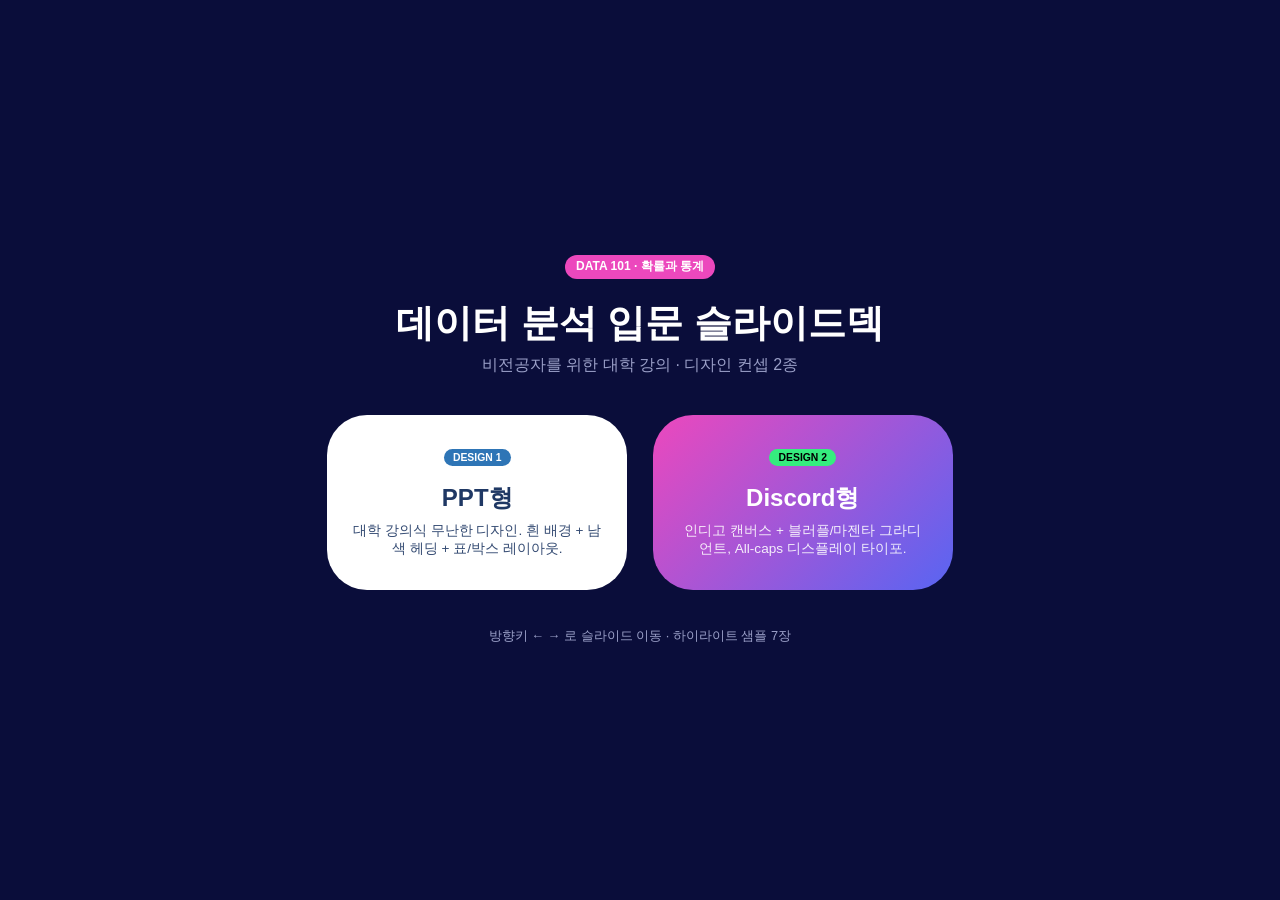
<file: index.html>
<!DOCTYPE html>
<html lang="ko">
<head>
  <meta charset="utf-8">
  <meta name="viewport" content="width=device-width, initial-scale=1.0">
  <title>데이터 분석 입문 · 확률과 통계</title>
  <style>
    * { box-sizing: border-box; margin: 0; padding: 0; }
    body {
      font-family: "Noto Sans KR", "Malgun Gothic", sans-serif;
      background: #0a0d3a;
      color: #fff;
      min-height: 100vh;
      display: flex;
      align-items: center;
      justify-content: center;
    }
    .wrap { text-align: center; padding: 2rem; }
    .badge {
      display: inline-block;
      background: #ec48bd; color: #fff;
      font-size: 0.75rem; font-weight: 700; text-transform: uppercase;
      border-radius: 16px; padding: 0.3em 0.9em; margin-bottom: 1.2rem;
    }
    h1 { font-size: 2.4rem; margin-bottom: 0.4rem; }
    .sub { color: #9ba0c8; margin-bottom: 2.4rem; }
    .grid { display: flex; gap: 1.6rem; justify-content: center; flex-wrap: wrap; }
    .card {
      width: 300px; padding: 2rem 1.6rem;
      border-radius: 40px; text-decoration: none; color: #fff;
      transition: transform 0.2s;
      display: block;
    }
    .card:hover { transform: translateY(-6px); }
    .card .tag {
      display: inline-block; font-size: 0.65rem; font-weight: 700;
      text-transform: uppercase; border-radius: 999px;
      padding: 0.3em 0.9em; margin-bottom: 1rem;
    }
    .card h2 { font-size: 1.5rem; margin-bottom: 0.5rem; }
    .card p { font-size: 0.85rem; opacity: 0.9; }
    .card.ppt { background: #ffffff; color: #1f3864; }
    .card.ppt .tag { background: #2e75b6; color: #fff; }
    .card.discord { background: linear-gradient(135deg, #ec48bd, #5865f2); }
    .card.discord .tag { background: #35ed7e; color: #000; }
    .note { margin-top: 2.4rem; font-size: 0.8rem; color: #9ba0c8; }
  </style>
</head>
<body>
  <div class="wrap">
    <span class="badge">Data 101 · 확률과 통계</span>
    <h1>데이터 분석 입문 슬라이드덱</h1>
    <p class="sub">비전공자를 위한 대학 강의 · 디자인 컨셉 2종</p>

    <div class="grid">
      <a class="card ppt" href="deck-ppt.html">
        <span class="tag">Design 1</span>
        <h2>PPT형</h2>
        <p>대학 강의식 무난한 디자인. 흰 배경 + 남색 헤딩 + 표/박스 레이아웃.</p>
      </a>
      <a class="card discord" href="deck-discord.html">
        <span class="tag">Design 2</span>
        <h2>Discord형</h2>
        <p>인디고 캔버스 + 블러플/마젠타 그라디언트, All-caps 디스플레이 타이포.</p>
      </a>
    </div>

    <p class="note">방향키 ← → 로 슬라이드 이동 · 하이라이트 샘플 7장</p>
  </div>
</body>
</html>
</file>
